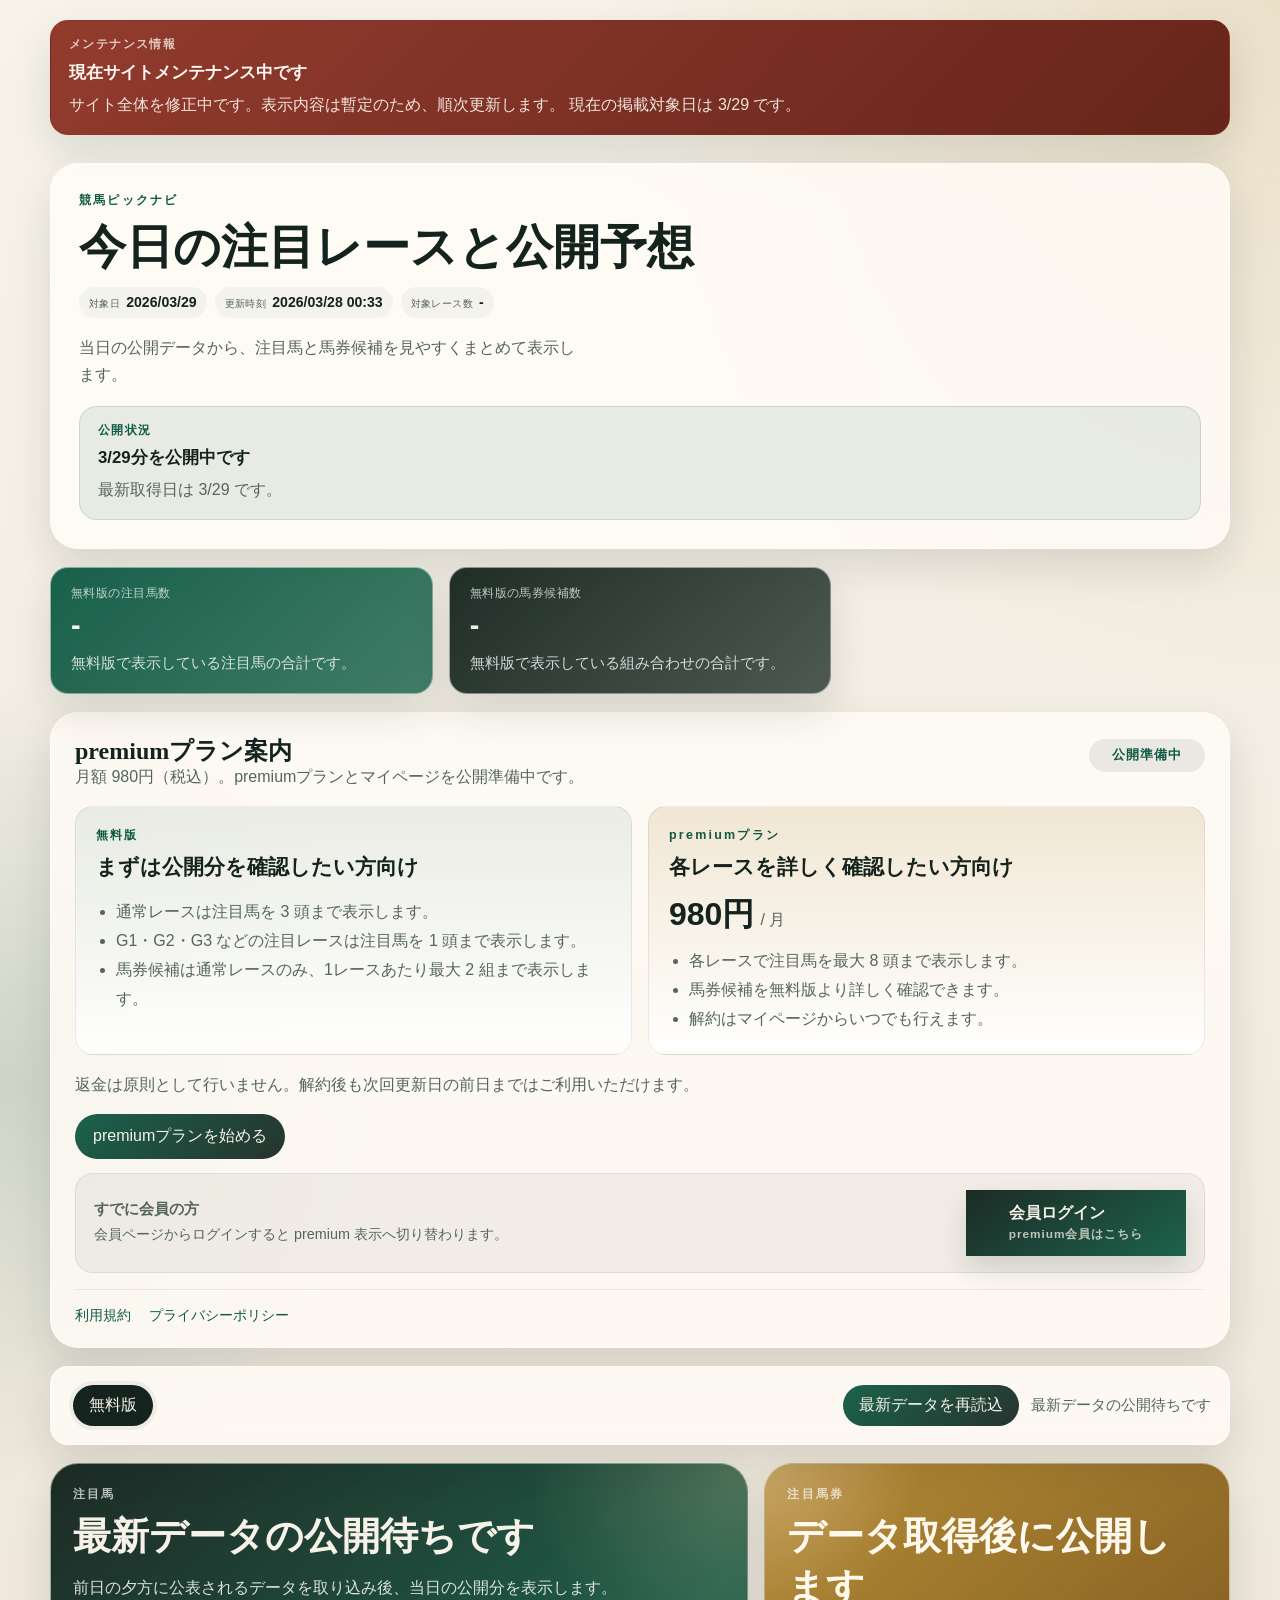
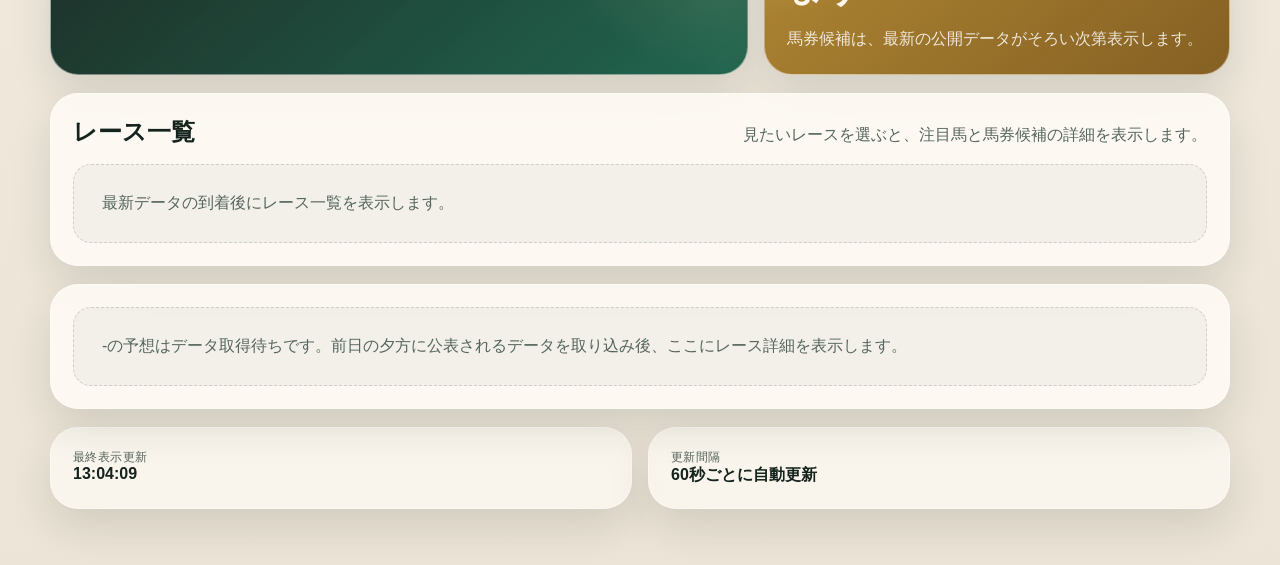
<file: public/index.html>
<!doctype html>
<html lang="ja">
  <head>
    <meta charset="utf-8" />
    <meta name="viewport" content="width=device-width, initial-scale=1" />
    <title>競馬ピックナビ | 今日の注目レースと公開予想</title>
    <link rel="stylesheet" href="preview/styles.css" />
  </head>
  <body>
    <section class="maintenance-banner" id="maintenanceBanner" hidden>
      <div class="maintenance-banner-inner">
        <p class="maintenance-kicker">メンテナンス情報</p>
        <strong id="maintenanceHeadline">-</strong>
        <p id="maintenanceMessage">-</p>
      </div>
    </section>
    <div class="page-shell">
      <header class="hero">
        <div class="hero-copy">
          <div class="hero-header">
            <p class="eyebrow">競馬ピックナビ</p>
            <h1>今日の注目レースと公開予想</h1>
          </div>
          <div class="hero-meta">
            <div class="stat-card">
              <span class="stat-label">対象日</span>
              <strong id="raceDate">-</strong>
            </div>
            <div class="stat-card">
              <span class="stat-label">更新時刻</span>
              <strong id="generatedAt">-</strong>
            </div>
            <div class="stat-card">
              <span class="stat-label">対象レース数</span>
              <strong id="raceCount">-</strong>
            </div>
          </div>
          <p class="hero-text">
            当日の公開データから、注目馬と馬券候補を見やすくまとめて表示します。
          </p>
          <section class="publication-status" id="publicationStatus" hidden>
            <p class="publication-kicker">公開状況</p>
            <strong id="publicationHeadline">-</strong>
            <p id="publicationMessage">-</p>
          </section>
          <section class="hero-proof" id="heroProof">
            <div class="proof-copy">
              <p class="proof-kicker">検証実績</p>
              <strong id="proofHeadline">高回収率のモデルを使用</strong>
              <p class="proof-description" id="proofDescription">
                複勝の購入にそのまま使った場合は回収率が100%を超えないため、普段の予想の参考情報としてご活用ください。
              </p>
            </div>
            <div class="proof-grid" id="proofGrid"></div>
            <p class="proof-footnote" id="proofFootnote">※学習期間: 2008-2023年 / テスト期間: 2024-2025年</p>
          </section>
        </div>
      </header>

      <main class="layout">
        <section class="summary-strip" id="summaryStrip">
          <article class="summary-card accent-green" id="summaryCardPublic">
            <span class="summary-label">無料版の注目馬数</span>
            <strong id="publicPickTotal">-</strong>
            <p class="summary-note">無料版で表示している注目馬の合計です。</p>
          </article>
          <article class="summary-card accent-gold" id="summaryCardPremium">
            <span class="summary-label">premiumプランの注目馬数</span>
            <strong id="premiumPickTotal">-</strong>
            <p class="summary-note">premiumプランで表示している注目馬の合計です。</p>
          </article>
          <article class="summary-card accent-ink">
            <span class="summary-label">無料版の馬券候補数</span>
            <strong id="ticketTotal">-</strong>
            <p class="summary-note">無料版で表示している組み合わせの合計です。</p>
          </article>
        </section>

        <section class="offer-shell" id="offerShell" aria-labelledby="offerHeading">
          <div class="section-head offer-head">
            <div>
              <h2 id="offerHeading">premiumプラン案内</h2>
              <p>月額 980円（税込）。premiumプランとマイページを公開準備中です。</p>
            </div>
            <div class="offer-status">公開準備中</div>
          </div>
          <div class="offer-grid">
            <article class="offer-card offer-card-free">
              <p class="eyebrow">無料版</p>
              <h3>まずは公開分を確認したい方向け</h3>
              <ul class="offer-list">
                <li>通常レースは注目馬を 3 頭まで表示します。</li>
                <li>G1・G2・G3 などの注目レースは注目馬を 1 頭まで表示します。</li>
                <li>馬券候補は通常レースのみ、1レースあたり最大 2 組まで表示します。</li>
              </ul>
            </article>
            <article class="offer-card offer-card-premium">
              <p class="eyebrow">premiumプラン</p>
              <h3>各レースを詳しく確認したい方向け</h3>
              <p class="offer-price"><strong>980円</strong><span> / 月</span></p>
              <ul class="offer-list">
                <li>各レースで注目馬を最大 8 頭まで表示します。</li>
                <li>馬券候補を無料版より詳しく確認できます。</li>
                <li>解約はマイページからいつでも行えます。</li>
              </ul>
            </article>
          </div>
          <p class="offer-note">
            返金は原則として行いません。解約後も次回更新日の前日まではご利用いただけます。
          </p>
          <div class="offer-actions">
            <a class="primary-link" href="/account.html">premiumプランを始める</a>
          </div>
          <div class="offer-login-row">
            <div class="offer-login-copy">
              <span class="offer-login-label">すでに会員の方</span>
              <p>会員ページからログインすると premium 表示へ切り替わります。</p>
            </div>
            <a class="offer-login-button" href="/account.html">
              <span class="offer-login-button-title">会員ログイン</span>
              <span class="offer-login-button-subtitle">premium会員はこちら</span>
            </a>
          </div>
          <div class="site-links">
            <a href="/terms.html">利用規約</a>
            <a href="/privacy.html">プライバシーポリシー</a>
          </div>
        </section>

        <section class="controls">
          <div id="modeSwitch" class="mode-switch" role="tablist" aria-label="display mode">
            <button id="modePublic" class="mode-button is-active" type="button">無料版</button>
            <button id="modePremium" class="mode-button" type="button">premiumプラン</button>
          </div>
          <div class="control-actions">
            <button id="refreshButton" class="refresh-button" type="button">最新データを再読込</button>
            <div class="status" id="statusText">データを読み込み中です</div>
          </div>
        </section>

        <section class="feature-grid">
          <article class="feature-card feature-primary" id="featuredPickCard">
            <p class="eyebrow">注目馬</p>
            <h2>読み込み中です</h2>
            <p class="feature-copy">その日の公開予想から、評価の高い馬を先頭に表示します。</p>
          </article>
          <article class="feature-card feature-secondary" id="featuredTicketCard">
            <p class="eyebrow">注目馬券</p>
            <h2>読み込み中です</h2>
            <p class="feature-copy">公開対象の中から、期待値の高い馬券候補を表示します。</p>
          </article>
        </section>

        <section class="race-nav-section">
          <div class="section-head">
            <h2>レース一覧</h2>
            <p>見たいレースを選ぶと、注目馬と馬券候補の詳細を表示します。</p>
          </div>
          <div class="race-nav" id="raceNav"></div>
        </section>

        <section class="race-detail" id="raceDetail">
          <div class="empty-state">レースデータを読み込み中です。</div>
        </section>

        <section class="footer-strip">
          <div class="footer-card">
            <span class="summary-label">最終表示更新</span>
            <strong id="lastRefreshAt">-</strong>
          </div>
          <div class="footer-card">
            <span class="summary-label">更新間隔</span>
            <strong>60秒ごとに自動更新</strong>
          </div>
        </section>
      </main>
    </div>

    <template id="raceChipTemplate">
      <button class="race-chip" type="button">
        <span class="race-chip-num"></span>
        <span class="race-chip-meta"></span>
      </button>
    </template>

    <script src="preview/config.js"></script>
    <script src="preview/app.js" defer></script>
  </body>
</html>
</file>
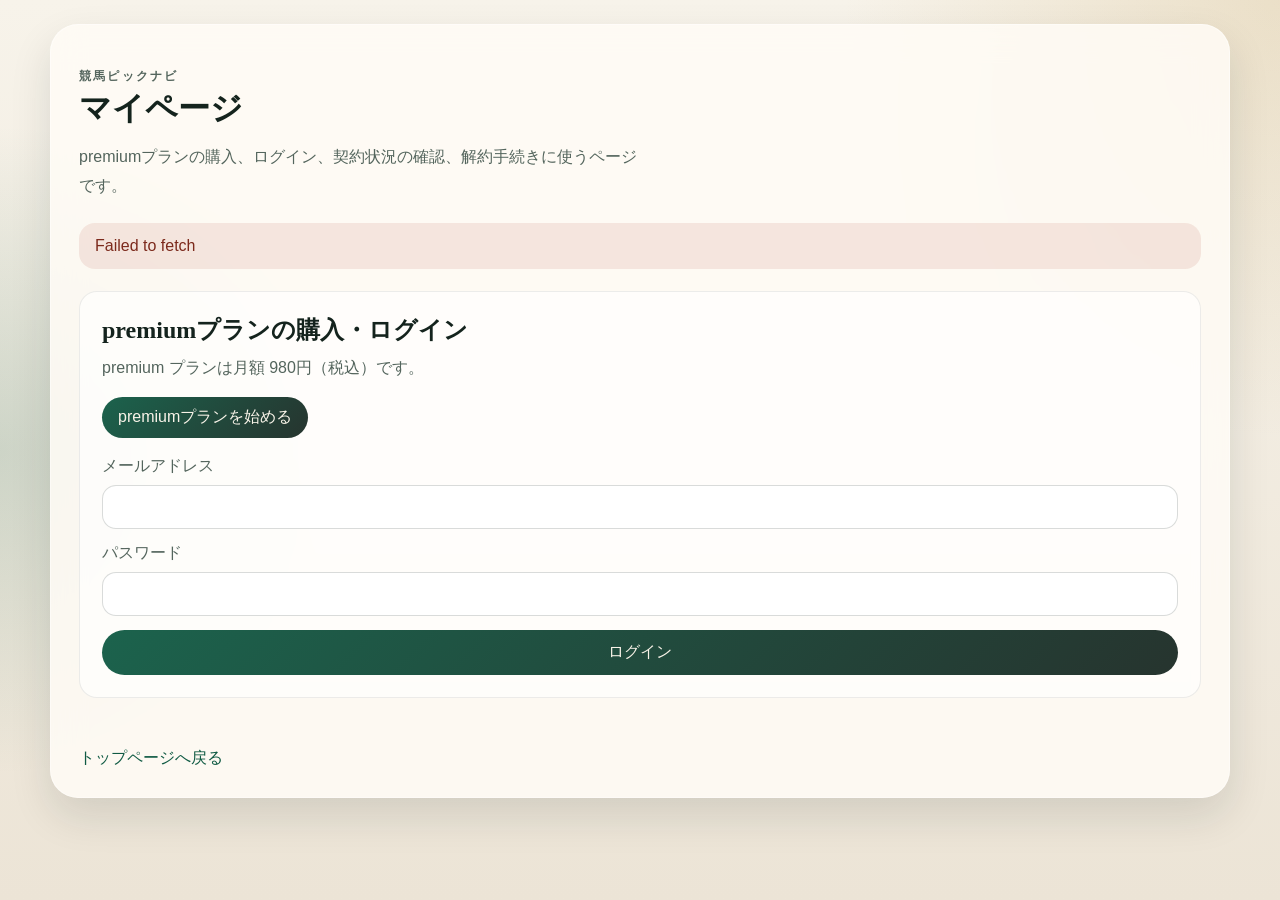
<file: public/account.html>
<!doctype html>
<html lang="ja">
  <head>
    <meta charset="utf-8" />
    <meta name="viewport" content="width=device-width, initial-scale=1" />
    <title>マイページ | 競馬ピックナビ</title>
    <link rel="stylesheet" href="preview/styles.css" />
  </head>
  <body>
    <div class="page-shell policy-page">
      <main class="policy-shell account-shell">
        <header class="policy-hero">
          <p class="eyebrow">競馬ピックナビ</p>
          <h1>マイページ</h1>
          <p>
            premiumプランの購入、ログイン、契約状況の確認、解約手続きに使うページです。
          </p>
        </header>

        <div id="accountNotice" class="account-message" hidden></div>

        <section class="account-grid">
          <article class="account-card" id="accountLoggedOut">
            <div class="account-head">
              <h2>premiumプランの購入・ログイン</h2>
              <p>premium プランは月額 980円（税込）です。</p>
            </div>
            <div class="account-actions">
              <button class="refresh-button" id="startCheckoutButton" type="button">premiumプランを始める</button>
            </div>
            <form id="loginForm" class="account-form">
              <label>
                <span>メールアドレス</span>
                <input id="loginEmail" name="email" type="email" autocomplete="email" required />
              </label>
              <label>
                <span>パスワード</span>
                <input id="loginPassword" name="password" type="password" autocomplete="current-password" required />
              </label>
              <button class="primary-link button-link" type="submit">ログイン</button>
            </form>
          </article>

          <article class="account-card" id="accountPasswordSetup" hidden>
            <div class="account-head">
              <h2>購入後の初回設定</h2>
              <p>決済完了後、最初の1回だけパスワードを設定してください。</p>
            </div>
            <form id="passwordSetupForm" class="account-form">
              <label>
                <span>購入メールアドレス</span>
                <input id="setupEmail" type="email" disabled />
              </label>
              <label>
                <span>パスワード</span>
                <input id="setupPassword" name="password" type="password" autocomplete="new-password" minlength="10" required />
              </label>
              <button class="primary-link button-link" type="submit">パスワードを設定して続ける</button>
            </form>
          </article>

          <article class="account-card" id="accountSignedIn" hidden>
            <div class="account-head">
              <h2>ご契約状況</h2>
              <p id="accountStatusText">読込中です。</p>
            </div>
            <div class="policy-table">
              <div>
                <span class="summary-label">メールアドレス</span>
                <strong id="accountEmail">-</strong>
              </div>
              <div>
                <span class="summary-label">契約状態</span>
                <strong id="accountPlanStatus">-</strong>
              </div>
              <div>
                <span class="summary-label">利用期限</span>
                <strong id="accountExpiresAt">-</strong>
              </div>
            </div>
            <div class="account-actions">
              <a class="primary-link" id="accountTopLink" href="/">トップページで premium を見る</a>
              <button class="ghost-link button-link" id="openPortalButton" type="button">契約を確認</button>
              <button class="ghost-link button-link" id="logoutButton" type="button">ログアウト</button>
            </div>
          </article>
        </section>

        <p class="policy-back"><a href="/">トップページへ戻る</a></p>
      </main>
    </div>

    <script src="preview/config.js"></script>
    <script src="preview/account.js" defer></script>
  </body>
</html>
</file>
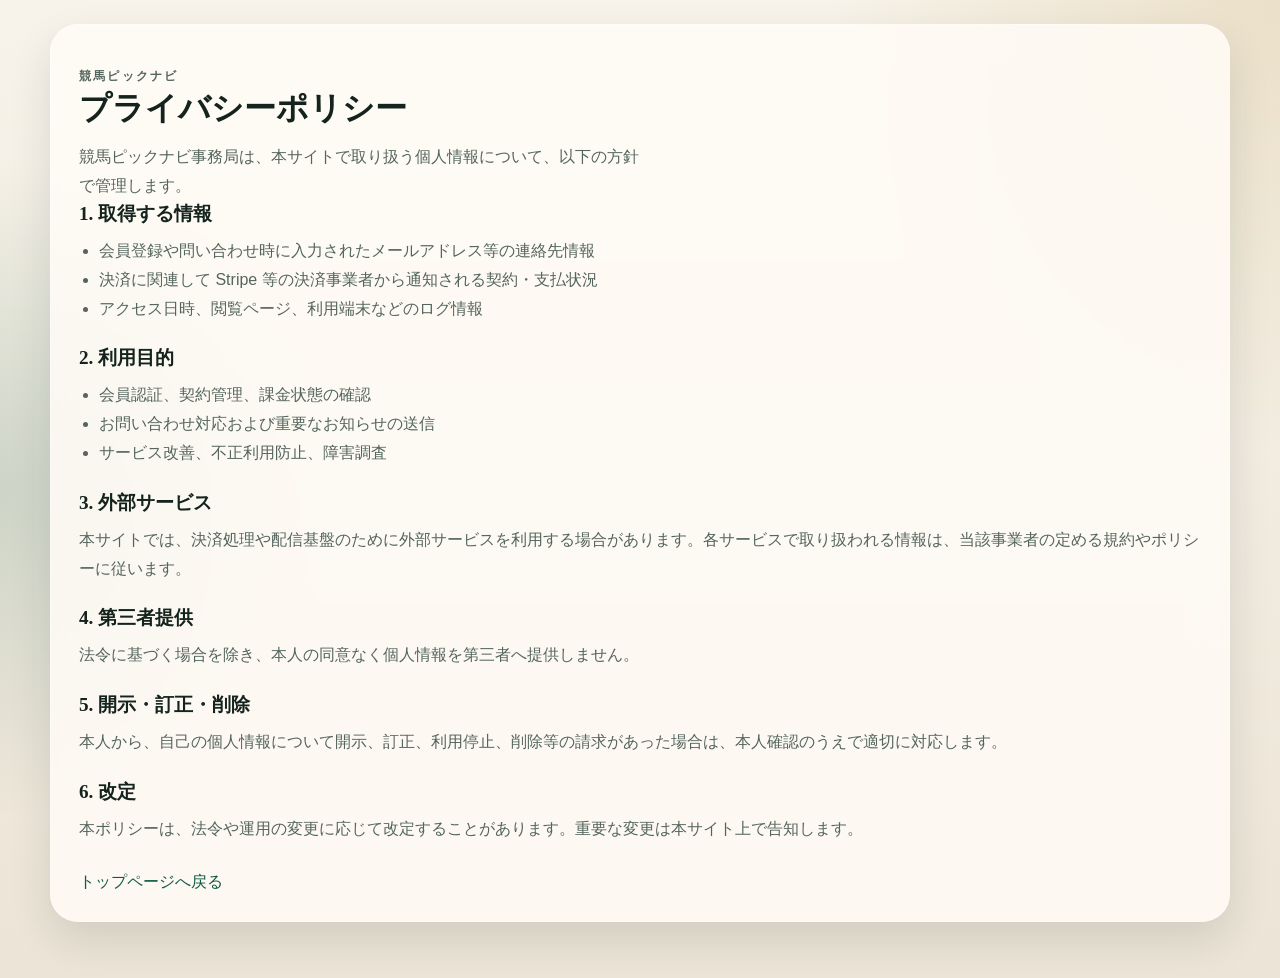
<file: public/privacy.html>
<!doctype html>
<html lang="ja">
  <head>
    <meta charset="utf-8" />
    <meta name="viewport" content="width=device-width, initial-scale=1" />
    <title>プライバシーポリシー | 競馬ピックナビ</title>
    <link rel="stylesheet" href="preview/styles.css" />
  </head>
  <body>
    <div class="page-shell policy-page">
      <main class="policy-shell">
        <header class="policy-hero">
          <p class="eyebrow">競馬ピックナビ</p>
          <h1>プライバシーポリシー</h1>
          <p>
            競馬ピックナビ事務局は、本サイトで取り扱う個人情報について、以下の方針で管理します。
          </p>
        </header>

        <section class="policy-section">
          <h2>1. 取得する情報</h2>
          <ul class="policy-list">
            <li>会員登録や問い合わせ時に入力されたメールアドレス等の連絡先情報</li>
            <li>決済に関連して Stripe 等の決済事業者から通知される契約・支払状況</li>
            <li>アクセス日時、閲覧ページ、利用端末などのログ情報</li>
          </ul>
        </section>

        <section class="policy-section">
          <h2>2. 利用目的</h2>
          <ul class="policy-list">
            <li>会員認証、契約管理、課金状態の確認</li>
            <li>お問い合わせ対応および重要なお知らせの送信</li>
            <li>サービス改善、不正利用防止、障害調査</li>
          </ul>
        </section>

        <section class="policy-section">
          <h2>3. 外部サービス</h2>
          <p>
            本サイトでは、決済処理や配信基盤のために外部サービスを利用する場合があります。各サービスで取り扱われる情報は、当該事業者の定める規約やポリシーに従います。
          </p>
        </section>

        <section class="policy-section">
          <h2>4. 第三者提供</h2>
          <p>
            法令に基づく場合を除き、本人の同意なく個人情報を第三者へ提供しません。
          </p>
        </section>

        <section class="policy-section">
          <h2>5. 開示・訂正・削除</h2>
          <p>
            本人から、自己の個人情報について開示、訂正、利用停止、削除等の請求があった場合は、本人確認のうえで適切に対応します。
          </p>
        </section>

        <section class="policy-section">
          <h2>6. 改定</h2>
          <p>
            本ポリシーは、法令や運用の変更に応じて改定することがあります。重要な変更は本サイト上で告知します。
          </p>
        </section>

        <p class="policy-back"><a href="/">トップページへ戻る</a></p>
      </main>
    </div>
  </body>
</html>
</file>
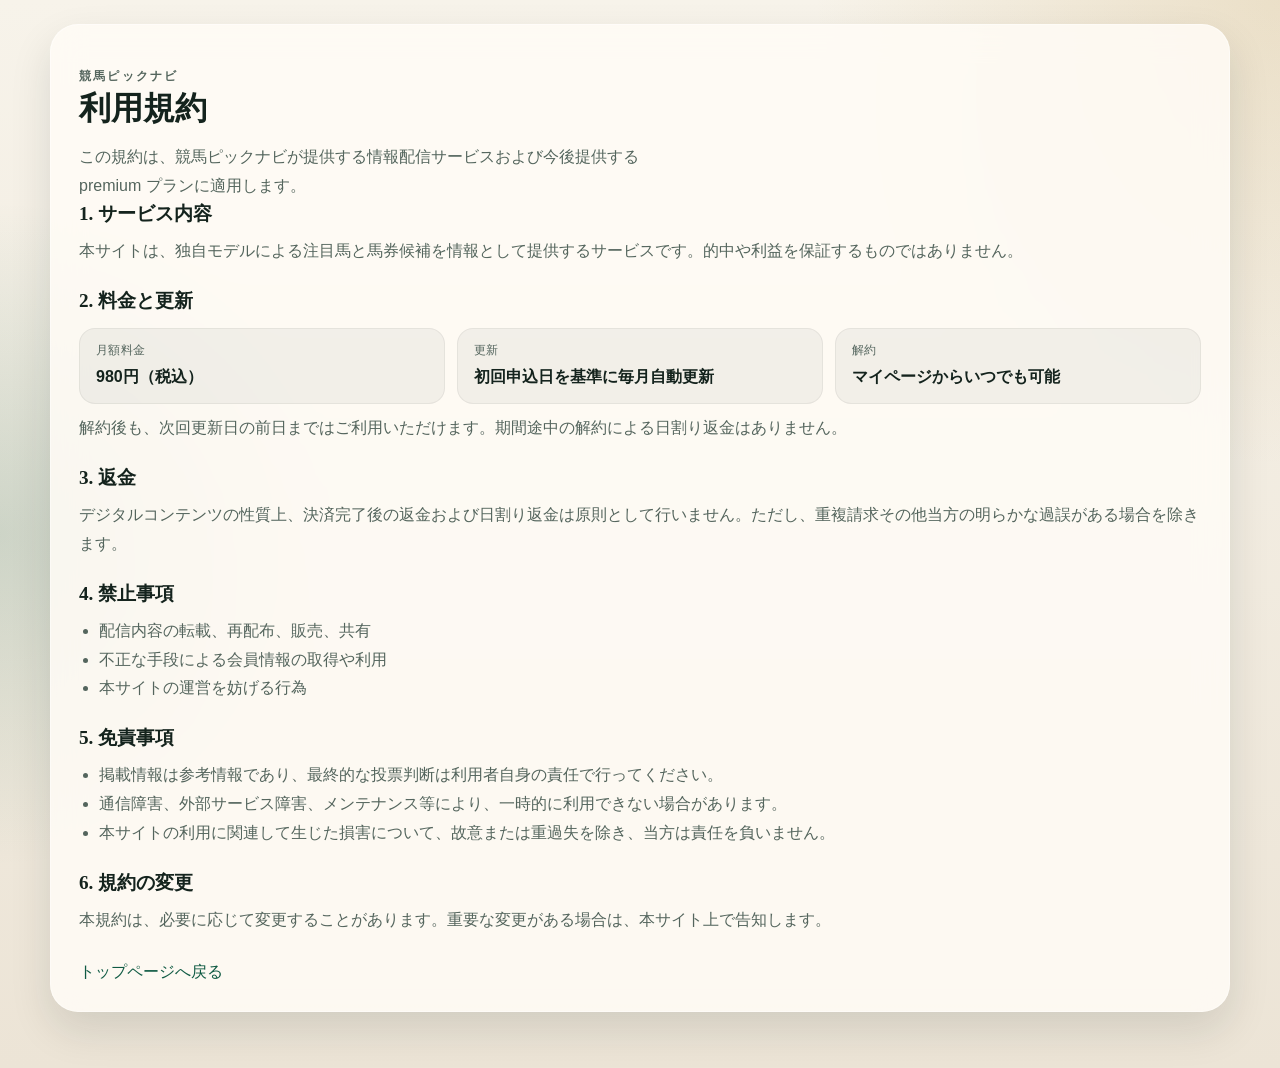
<file: public/terms.html>
<!doctype html>
<html lang="ja">
  <head>
    <meta charset="utf-8" />
    <meta name="viewport" content="width=device-width, initial-scale=1" />
    <title>利用規約 | 競馬ピックナビ</title>
    <link rel="stylesheet" href="preview/styles.css" />
  </head>
  <body>
    <div class="page-shell policy-page">
      <main class="policy-shell">
        <header class="policy-hero">
          <p class="eyebrow">競馬ピックナビ</p>
          <h1>利用規約</h1>
          <p>
            この規約は、競馬ピックナビが提供する情報配信サービスおよび今後提供する premium プランに適用します。
          </p>
        </header>

        <section class="policy-section">
          <h2>1. サービス内容</h2>
          <p>
            本サイトは、独自モデルによる注目馬と馬券候補を情報として提供するサービスです。的中や利益を保証するものではありません。
          </p>
        </section>

        <section class="policy-section">
          <h2>2. 料金と更新</h2>
          <div class="policy-table">
            <div>
              <span class="summary-label">月額料金</span>
              <strong>980円（税込）</strong>
            </div>
            <div>
              <span class="summary-label">更新</span>
              <strong>初回申込日を基準に毎月自動更新</strong>
            </div>
            <div>
              <span class="summary-label">解約</span>
              <strong>マイページからいつでも可能</strong>
            </div>
          </div>
          <p>
            解約後も、次回更新日の前日まではご利用いただけます。期間途中の解約による日割り返金はありません。
          </p>
        </section>

        <section class="policy-section">
          <h2>3. 返金</h2>
          <p>
            デジタルコンテンツの性質上、決済完了後の返金および日割り返金は原則として行いません。ただし、重複請求その他当方の明らかな過誤がある場合を除きます。
          </p>
        </section>

        <section class="policy-section">
          <h2>4. 禁止事項</h2>
          <ul class="policy-list">
            <li>配信内容の転載、再配布、販売、共有</li>
            <li>不正な手段による会員情報の取得や利用</li>
            <li>本サイトの運営を妨げる行為</li>
          </ul>
        </section>

        <section class="policy-section">
          <h2>5. 免責事項</h2>
          <ul class="policy-list">
            <li>掲載情報は参考情報であり、最終的な投票判断は利用者自身の責任で行ってください。</li>
            <li>通信障害、外部サービス障害、メンテナンス等により、一時的に利用できない場合があります。</li>
            <li>本サイトの利用に関連して生じた損害について、故意または重過失を除き、当方は責任を負いません。</li>
          </ul>
        </section>

        <section class="policy-section">
          <h2>6. 規約の変更</h2>
          <p>
            本規約は、必要に応じて変更することがあります。重要な変更がある場合は、本サイト上で告知します。
          </p>
        </section>

        <p class="policy-back"><a href="/">トップページへ戻る</a></p>
      </main>
    </div>
  </body>
</html>
</file>
<file: public/preview/styles.css>
:root {
  --bg: #f2ede4;
  --bg-panel: rgba(255, 252, 246, 0.86);
  --ink: #14231d;
  --muted: #54655d;
  --green: #0f5a43;
  --green-soft: #d7eadf;
  --gold: #b3862d;
  --gold-soft: #f1e3be;
  --warn: #8b2f21;
  --warn-soft: #f5ddd6;
  --line: rgba(20, 35, 29, 0.12);
  --shadow: 0 18px 42px rgba(20, 35, 29, 0.12);
  --radius-lg: 28px;
  --radius-md: 18px;
  --radius-sm: 12px;
}

* {
  box-sizing: border-box;
}

html {
  min-height: 100%;
  background:
    radial-gradient(circle at top right, rgba(179, 134, 45, 0.18), transparent 28%),
    radial-gradient(circle at left center, rgba(15, 90, 67, 0.16), transparent 24%),
    linear-gradient(180deg, #f7f3ea 0%, #ece4d6 100%);
}

body {
  margin: 0;
  color: var(--ink);
  font-family: "Avenir Next", "Hiragino Kaku Gothic ProN", "Yu Gothic", sans-serif;
}

button,
input,
select,
textarea {
  font: inherit;
}

.page-shell {
  width: min(1180px, calc(100vw - 32px));
  margin: 0 auto;
  padding: 28px 0 56px;
}

.maintenance-banner {
  padding: 20px 0 0;
}

.maintenance-banner-inner {
  width: min(1180px, calc(100vw - 32px));
  margin: 0 auto;
  padding: 16px 18px;
  border-radius: var(--radius-md);
  background: linear-gradient(135deg, rgba(139, 47, 33, 0.94), rgba(96, 29, 19, 0.96));
  border: 1px solid rgba(139, 47, 33, 0.28);
  box-shadow: var(--shadow);
  color: #fff7f2;
}

.maintenance-kicker {
  margin: 0;
  color: rgba(255, 247, 242, 0.76);
  letter-spacing: 0.12em;
  font-size: 0.72rem;
  font-weight: 700;
}

.maintenance-banner strong {
  display: block;
  margin-top: 8px;
  font-size: 1.08rem;
}

.maintenance-banner p:last-child {
  margin: 8px 0 0;
  color: rgba(255, 247, 242, 0.9);
  line-height: 1.65;
}

.hero {
  display: block;
}

.hero-copy,
.summary-card,
.controls,
.race-nav-section,
.race-detail {
  background: var(--bg-panel);
  backdrop-filter: blur(16px);
  border: 1px solid rgba(255, 255, 255, 0.45);
  box-shadow: var(--shadow);
}

.hero-copy {
  padding: 28px;
  border-radius: var(--radius-lg);
}

.hero-header {
  display: grid;
  gap: 6px;
}

.eyebrow {
  margin: 0 0 8px;
  color: var(--green);
  letter-spacing: 0.18em;
  font-size: 0.78rem;
  font-weight: 700;
}

.hero h1,
.section-head h2,
.detail-head h2 {
  margin: 0;
  font-family: "Hiragino Mincho ProN", "Yu Mincho", Georgia, serif;
  font-weight: 700;
}

.hero h1 {
  font-size: clamp(1.9rem, 3.7vw, 3.2rem);
  line-height: 1.04;
  max-width: none;
  white-space: nowrap;
}

.hero-meta {
  display: flex;
  flex-wrap: wrap;
  gap: 8px;
  margin-top: 14px;
}

.stat-card {
  display: inline-flex;
  align-items: baseline;
  gap: 6px;
  background: rgba(20, 35, 29, 0.04);
  border-radius: 999px;
  padding: 7px 10px;
  min-width: 0;
}

.stat-label,
.summary-label,
.meta-label,
.table-head span,
.ticket-card small {
  display: block;
  color: var(--muted);
  letter-spacing: 0.04em;
  font-size: 0.72rem;
}

.stat-label {
  font-size: 0.62rem;
}

.stat-label,
.summary-label {
  text-transform: none;
}

.stat-card strong {
  display: inline;
  margin-top: 0;
  font-size: 0.88rem;
  font-weight: 700;
}

.hero-text {
  margin: 16px 0 0;
  max-width: 56ch;
  color: var(--muted);
  line-height: 1.7;
}

.publication-status {
  margin-top: 18px;
  padding: 16px 18px;
  border-radius: var(--radius-md);
  background: rgba(15, 90, 67, 0.09);
  border: 1px solid rgba(15, 90, 67, 0.14);
}

.publication-kicker {
  margin: 0;
  color: var(--green);
  letter-spacing: 0.12em;
  font-size: 0.72rem;
  font-weight: 700;
}

.publication-status strong {
  display: block;
  margin-top: 8px;
  font-size: 1.05rem;
}

.publication-status p:last-child {
  margin: 8px 0 0;
  color: var(--muted);
  line-height: 1.65;
}

.hero-proof {
  margin-top: 22px;
  padding: 18px;
  border-radius: var(--radius-md);
  background: rgba(20, 35, 29, 0.05);
  border: 1px solid rgba(20, 35, 29, 0.08);
}

.proof-copy {
  display: grid;
  gap: 6px;
}

.proof-kicker {
  color: var(--green);
  text-transform: uppercase;
  letter-spacing: 0.14em;
  font-size: 0.72rem;
  font-weight: 700;
}

.proof-copy strong {
  font-size: 1.05rem;
  line-height: 1.5;
}

.proof-description {
  margin: 0;
  color: var(--muted);
  font-size: 0.92rem;
  line-height: 1.7;
}

.proof-grid {
  display: grid;
  grid-template-columns: repeat(2, minmax(0, 1fr));
  gap: 12px;
  margin-top: 14px;
}

.proof-card {
  padding: 14px 16px;
  border-radius: var(--radius-md);
  background: rgba(255, 252, 246, 0.84);
  border: 1px solid rgba(20, 35, 29, 0.08);
}

.proof-label {
  display: block;
  color: var(--muted);
  font-size: 0.76rem;
  letter-spacing: 0.08em;
  text-transform: uppercase;
}

.proof-card strong {
  display: block;
  margin-top: 6px;
  font-size: 1.5rem;
}

.proof-card p {
  margin: 6px 0 0;
  color: var(--muted);
  font-size: 0.92rem;
}

.proof-footnote {
  margin: 12px 0 0;
  color: var(--muted);
  font-size: 0.84rem;
  line-height: 1.5;
}

.layout {
  display: grid;
  gap: 18px;
  margin-top: 18px;
}

.summary-strip {
  display: grid;
  grid-template-columns: repeat(3, minmax(0, 1fr));
  gap: 16px;
}

.offer-shell {
  padding: 22px 24px;
  border-radius: var(--radius-lg);
  background: rgba(255, 252, 246, 0.84);
  border: 1px solid rgba(255, 255, 255, 0.45);
  box-shadow: var(--shadow);
}

.offer-head {
  align-items: center;
}

.offer-status {
  display: inline-flex;
  align-items: center;
  justify-content: center;
  min-width: 116px;
  padding: 8px 14px;
  border-radius: 999px;
  background: rgba(20, 35, 29, 0.08);
  color: var(--green);
  font-size: 0.8rem;
  font-weight: 700;
  letter-spacing: 0.08em;
}

.offer-grid {
  display: grid;
  grid-template-columns: repeat(2, minmax(0, 1fr));
  gap: 16px;
  margin-top: 18px;
}

.offer-card {
  padding: 20px;
  border-radius: var(--radius-md);
  border: 1px solid rgba(20, 35, 29, 0.08);
}

.offer-card h3 {
  margin: 0;
  font-family: "Hiragino Mincho ProN", "Yu Mincho", Georgia, serif;
  font-size: 1.3rem;
  line-height: 1.45;
}

.offer-card-free {
  background: linear-gradient(180deg, rgba(15, 90, 67, 0.08), rgba(255, 255, 255, 0.86));
}

.offer-card-premium {
  background: linear-gradient(180deg, rgba(179, 134, 45, 0.16), rgba(255, 255, 255, 0.9));
}

.offer-price {
  display: flex;
  align-items: baseline;
  gap: 6px;
  margin: 16px 0 0;
}

.offer-price strong {
  font-size: 2rem;
  line-height: 1;
}

.offer-price span {
  color: var(--muted);
}

.offer-list {
  margin: 16px 0 0;
  padding-left: 20px;
  line-height: 1.8;
  color: var(--muted);
}

.offer-note {
  margin: 16px 0 0;
  color: var(--muted);
  line-height: 1.7;
}

.offer-actions,
.account-actions {
  display: flex;
  flex-wrap: wrap;
  gap: 12px;
  margin-top: 16px;
}

.offer-login-row {
  display: flex;
  flex-wrap: wrap;
  align-items: center;
  justify-content: space-between;
  gap: 14px;
  margin-top: 14px;
  padding: 16px 18px;
  border-radius: 18px;
  background: rgba(20, 35, 29, 0.05);
  border: 1px solid rgba(20, 35, 29, 0.08);
}

.offer-login-copy {
  display: grid;
  gap: 4px;
}

.offer-login-copy p {
  margin: 0;
  color: var(--muted);
  font-size: 0.9rem;
  line-height: 1.6;
}

.offer-login-label {
  color: var(--muted);
  font-size: 0.94rem;
  font-weight: 600;
}

.primary-link,
.button-link {
  display: inline-flex;
  align-items: center;
  justify-content: center;
  border-radius: 999px;
  padding: 12px 18px;
  text-decoration: none;
  cursor: pointer;
}

.primary-link {
  border: 0;
  background: linear-gradient(135deg, rgba(15, 90, 67, 0.95), rgba(20, 35, 29, 0.92));
  color: #f8f3e8;
}

.ghost-link {
  border: 1px solid rgba(20, 35, 29, 0.12);
  background: rgba(255, 255, 255, 0.7);
  color: var(--ink);
}

.offer-login-button {
  display: inline-grid;
  gap: 3px;
  min-width: 220px;
  padding: 13px 18px;
  justify-content: center;
  text-decoration: none;
  background: linear-gradient(145deg, rgba(20, 35, 29, 0.96), rgba(15, 90, 67, 0.94));
  color: #f8f3e8;
  border: 0;
  box-shadow: 0 14px 28px rgba(20, 35, 29, 0.14);
  font-weight: 700;
}

.offer-login-button-title {
  font-size: 0.98rem;
}

.offer-login-button-subtitle {
  font-size: 0.74rem;
  letter-spacing: 0.08em;
  color: rgba(248, 243, 232, 0.74);
}

.site-links {
  display: flex;
  flex-wrap: wrap;
  gap: 14px 18px;
  margin-top: 16px;
  padding-top: 16px;
  border-top: 1px solid rgba(20, 35, 29, 0.08);
  color: var(--muted);
  font-size: 0.9rem;
}

.site-links a,
.policy-back a {
  color: var(--green);
  text-decoration: none;
}

.site-links a:hover,
.policy-back a:hover {
  text-decoration: underline;
}

.feature-grid,
.footer-strip {
  display: grid;
  gap: 16px;
}

.feature-grid {
  grid-template-columns: 1.2fr 0.8fr;
}

.footer-strip {
  grid-template-columns: repeat(2, minmax(0, 1fr));
}

.summary-card {
  padding: 18px 20px;
  border-radius: var(--radius-md);
}

.summary-card strong {
  display: block;
  margin-top: 8px;
  font-size: 1.8rem;
}

.summary-note {
  margin: 10px 0 0;
  line-height: 1.55;
  font-size: 0.92rem;
}

.accent-green {
  background: linear-gradient(135deg, rgba(15, 90, 67, 0.96), rgba(40, 108, 86, 0.88));
  color: #f9f5ea;
}

.accent-gold {
  background: linear-gradient(135deg, rgba(179, 134, 45, 0.95), rgba(136, 96, 18, 0.86));
  color: #fff7ea;
}

.accent-ink {
  background: linear-gradient(135deg, rgba(20, 35, 29, 0.95), rgba(49, 64, 58, 0.86));
  color: #f0eee8;
}

.accent-green .summary-label,
.accent-gold .summary-label,
.accent-ink .summary-label {
  color: rgba(255, 255, 255, 0.72);
}

.accent-green .summary-note,
.accent-gold .summary-note,
.accent-ink .summary-note {
  color: rgba(255, 255, 255, 0.8);
}

.controls {
  border-radius: var(--radius-md);
  padding: 14px 18px;
  display: flex;
  align-items: center;
  justify-content: space-between;
  gap: 12px;
}

.mode-switch {
  display: inline-flex;
  padding: 4px;
  background: rgba(20, 35, 29, 0.06);
  border-radius: 999px;
}

.mode-button {
  border: 0;
  background: transparent;
  padding: 10px 16px;
  border-radius: 999px;
  color: var(--muted);
  cursor: pointer;
  transition: transform 160ms ease, background 160ms ease, color 160ms ease;
}

.mode-button:hover {
  transform: translateY(-1px);
}

.mode-button.is-active {
  background: var(--ink);
  color: #f6f1e8;
}

.status {
  color: var(--muted);
  font-size: 0.95rem;
}

.control-actions {
  display: flex;
  align-items: center;
  gap: 12px;
}

.refresh-button {
  border: 0;
  background: linear-gradient(135deg, rgba(15, 90, 67, 0.95), rgba(20, 35, 29, 0.92));
  color: #f8f3e8;
  border-radius: 999px;
  padding: 10px 16px;
  cursor: pointer;
  transition: transform 160ms ease, opacity 160ms ease;
}

.refresh-button:hover {
  transform: translateY(-1px);
}

.refresh-button:disabled {
  opacity: 0.5;
  cursor: wait;
}

.race-nav-section,
.race-detail {
  border-radius: var(--radius-lg);
  padding: 22px;
}

.feature-card,
.footer-card {
  border-radius: var(--radius-lg);
  padding: 22px;
  box-shadow: var(--shadow);
  border: 1px solid rgba(255, 255, 255, 0.45);
}

.feature-card h2 {
  margin: 0;
  font-family: "Hiragino Mincho ProN", "Yu Mincho", Georgia, serif;
  font-size: clamp(1.6rem, 3vw, 2.5rem);
}

.feature-copy {
  margin: 12px 0 0;
  color: rgba(255, 255, 255, 0.84);
  line-height: 1.7;
}

.feature-primary {
  background:
    radial-gradient(circle at right top, rgba(255, 224, 168, 0.22), transparent 30%),
    linear-gradient(140deg, rgba(20, 35, 29, 0.96), rgba(15, 90, 67, 0.92));
  color: #f7f2e8;
}

.feature-secondary {
  background:
    radial-gradient(circle at left top, rgba(255, 255, 255, 0.24), transparent 30%),
    linear-gradient(140deg, rgba(179, 134, 45, 0.95), rgba(120, 81, 14, 0.9));
  color: #fff8ec;
}

.feature-primary .eyebrow,
.feature-secondary .eyebrow {
  color: rgba(255, 255, 255, 0.7);
}

.footer-card {
  background: rgba(255, 252, 246, 0.7);
}

.section-head {
  display: flex;
  align-items: baseline;
  justify-content: space-between;
  gap: 12px;
  margin-bottom: 16px;
}

.section-head p {
  margin: 0;
  color: var(--muted);
}

.race-nav {
  display: grid;
  gap: 16px;
}

.race-venue-group {
  padding: 14px;
  border-radius: 18px;
  background: rgba(255, 255, 255, 0.56);
  border: 1px solid rgba(20, 35, 29, 0.08);
}

.race-venue-head {
  display: flex;
  align-items: baseline;
  justify-content: space-between;
  gap: 12px;
  margin-bottom: 12px;
}

.race-venue-name {
  font-family: "Hiragino Mincho ProN", "Yu Mincho", Georgia, serif;
  font-size: 1.08rem;
}

.race-venue-count {
  color: var(--muted);
  font-size: 0.85rem;
}

.race-nav-grid {
  display: grid;
  grid-template-columns: repeat(auto-fit, minmax(108px, 1fr));
  gap: 10px;
}

.race-chip {
  border: 1px solid var(--line);
  border-radius: 14px;
  background: rgba(255, 255, 255, 0.62);
  padding: 11px 12px 10px;
  text-align: left;
  cursor: pointer;
  transition: transform 180ms ease, border-color 180ms ease, background 180ms ease;
}

.race-chip:hover {
  transform: translateY(-2px);
  border-color: rgba(15, 90, 67, 0.32);
}

.race-chip.is-active {
  background: linear-gradient(160deg, rgba(15, 90, 67, 0.94), rgba(20, 35, 29, 0.92));
  color: #f8f3e8;
  border-color: transparent;
}

.race-chip-num {
  display: block;
  font-weight: 700;
  font-size: 0.94rem;
}

.race-chip-meta {
  display: block;
  margin-top: 3px;
  color: inherit;
  opacity: 0.76;
  font-size: 0.78rem;
}

.detail-head {
  display: flex;
  align-items: start;
  justify-content: space-between;
  gap: 16px;
}

.detail-subline,
.mode-note,
.empty-state {
  color: var(--muted);
}

.detail-tags,
.meta-grid,
.ticket-list {
  display: grid;
  gap: 10px;
}

.detail-tags {
  grid-template-columns: repeat(auto-fit, minmax(160px, 1fr));
  margin: 18px 0 22px;
}

.meta-pill {
  padding: 12px 14px;
  border-radius: 14px;
  background: rgba(20, 35, 29, 0.05);
  border: 1px solid rgba(20, 35, 29, 0.06);
}

.meta-value {
  display: block;
  margin-top: 6px;
  font-weight: 700;
}

.picks-table {
  margin-top: 16px;
  border: 1px solid var(--line);
  border-radius: 18px;
  overflow: hidden;
}

.table-head,
.pick-row {
  display: grid;
  grid-template-columns: 72px minmax(160px, 1.8fr) repeat(4, minmax(0, 1fr));
  gap: 12px;
  align-items: center;
  padding: 14px 16px;
}

.table-head {
  background: rgba(20, 35, 29, 0.07);
}

.pick-row {
  background: rgba(255, 255, 255, 0.7);
  border-top: 1px solid var(--line);
}

.rank-badge {
  width: 42px;
  height: 42px;
  border-radius: 50%;
  display: inline-grid;
  place-items: center;
  background: linear-gradient(145deg, var(--gold), #8a6218);
  color: white;
  font-weight: 700;
}

.horse-main {
  font-weight: 700;
}

.horse-sub,
.pick-cell-muted,
.ticket-card p {
  color: var(--muted);
}

.section-split {
  display: grid;
  gap: 22px;
}

.ticket-section h3,
.picks-section h3 {
  margin: 0 0 10px;
  font-family: "Hiragino Mincho ProN", "Yu Mincho", Georgia, serif;
}

.ticket-list {
  grid-template-columns: repeat(auto-fit, minmax(240px, 1fr));
}

.ticket-card {
  padding: 16px;
  border-radius: 18px;
  background: linear-gradient(180deg, rgba(15, 90, 67, 0.08), rgba(255, 255, 255, 0.86));
  border: 1px solid rgba(15, 90, 67, 0.14);
}

.ticket-card strong {
  display: block;
  margin-top: 8px;
  font-size: 1rem;
}

.ticket-metrics {
  display: flex;
  gap: 16px;
  margin-top: 12px;
}

.ticket-metrics span {
  font-size: 0.92rem;
}

.empty-state {
  padding: 28px;
  border-radius: 18px;
  background: rgba(20, 35, 29, 0.04);
  border: 1px dashed rgba(20, 35, 29, 0.16);
}

.fade-in {
  animation: rise 300ms ease;
}

.policy-page {
  padding-top: 24px;
}

.policy-shell {
  background: var(--bg-panel);
  backdrop-filter: blur(16px);
  border: 1px solid rgba(255, 255, 255, 0.45);
  box-shadow: var(--shadow);
  border-radius: var(--radius-lg);
  padding: 28px;
}

.policy-hero h1,
.policy-section h2 {
  margin: 0;
  font-family: "Hiragino Mincho ProN", "Yu Mincho", Georgia, serif;
}

.policy-hero p {
  margin: 12px 0 0;
  max-width: 64ch;
  color: var(--muted);
  line-height: 1.8;
}

.policy-section + .policy-section {
  margin-top: 22px;
}

.policy-section h2 {
  font-size: 1.2rem;
}

.policy-section p {
  margin: 10px 0 0;
  color: var(--muted);
  line-height: 1.8;
}

.policy-list {
  margin: 10px 0 0;
  padding-left: 20px;
  color: var(--muted);
  line-height: 1.8;
}

.policy-table {
  display: grid;
  grid-template-columns: repeat(3, minmax(0, 1fr));
  gap: 12px;
  margin-top: 14px;
}

.policy-table > div {
  padding: 14px 16px;
  border-radius: 16px;
  background: rgba(20, 35, 29, 0.05);
  border: 1px solid rgba(20, 35, 29, 0.06);
}

.policy-table strong {
  display: block;
  margin-top: 6px;
  line-height: 1.6;
}

.policy-back {
  margin: 28px 0 0;
}

.account-shell {
  display: grid;
  gap: 22px;
}

.account-grid {
  display: grid;
  gap: 18px;
}

.account-card {
  padding: 22px;
  border-radius: var(--radius-md);
  background: rgba(255, 255, 255, 0.62);
  border: 1px solid rgba(20, 35, 29, 0.08);
}

.account-head h2 {
  margin: 0;
  font-family: "Hiragino Mincho ProN", "Yu Mincho", Georgia, serif;
}

.account-head p {
  margin: 8px 0 0;
  color: var(--muted);
  line-height: 1.7;
}

.account-form {
  display: grid;
  gap: 14px;
  margin-top: 18px;
}

.account-form label {
  display: grid;
  gap: 8px;
  color: var(--muted);
}

.account-form input {
  border: 1px solid rgba(20, 35, 29, 0.16);
  border-radius: 14px;
  padding: 12px 14px;
  background: rgba(255, 255, 255, 0.92);
}

.account-message {
  padding: 14px 16px;
  border-radius: 16px;
  background: rgba(20, 35, 29, 0.06);
  color: var(--ink);
}

.account-message[data-kind='error'] {
  background: rgba(162, 52, 36, 0.1);
  color: #7c2a1c;
}

@keyframes rise {
  from {
    opacity: 0;
    transform: translateY(8px);
  }
  to {
    opacity: 1;
    transform: translateY(0);
  }
}

@media (max-width: 900px) {
  .summary-strip,
  .offer-grid,
  .policy-table,
  .feature-grid,
  .footer-strip,
  .section-head,
  .detail-head {
    grid-template-columns: 1fr;
  }

  .summary-strip {
    display: grid;
  }

  .section-head,
  .detail-head,
  .controls {
    display: block;
  }

  .controls > * + * {
    margin-top: 12px;
  }

  .proof-grid {
    grid-template-columns: 1fr;
  }

  .site-links {
    display: grid;
  }
}

@media (max-width: 760px) {
  .maintenance-banner-inner,
  .page-shell {
    width: min(100vw - 18px, 1180px);
  }

  .page-shell {
    padding-top: 12px;
  }

  .hero-copy,
  .race-nav-section,
  .race-detail {
    padding: 18px;
  }

  .hero h1 {
    font-size: clamp(1.25rem, 5.2vw, 1.7rem);
  }

  .hero-meta {
    gap: 6px;
  }

  .offer-login-row {
    align-items: stretch;
    padding: 14px;
  }

  .offer-login-button {
    width: 100%;
    min-width: 0;
  }

  .race-nav {
    gap: 12px;
  }

  .race-venue-group {
    padding: 12px;
    border-radius: 14px;
  }

  .race-venue-head {
    margin-bottom: 10px;
  }

  .race-venue-name {
    font-size: 0.98rem;
  }

  .race-venue-count {
    font-size: 0.76rem;
  }

  .race-nav-grid {
    grid-template-columns: repeat(4, minmax(0, 1fr));
    gap: 8px;
  }

  .race-chip {
    padding: 9px 8px 8px;
    border-radius: 12px;
  }

  .race-chip-num {
    font-size: 0.82rem;
  }

  .race-chip-meta {
    margin-top: 2px;
    font-size: 0.7rem;
  }

  .table-head {
    display: none;
  }

  .pick-row {
    grid-template-columns: 56px 1fr;
    gap: 10px 14px;
  }

  .pick-row > :nth-child(n + 3) {
    grid-column: 2;
  }

  .ticket-metrics {
    flex-direction: column;
    gap: 8px;
  }
}
</file>
